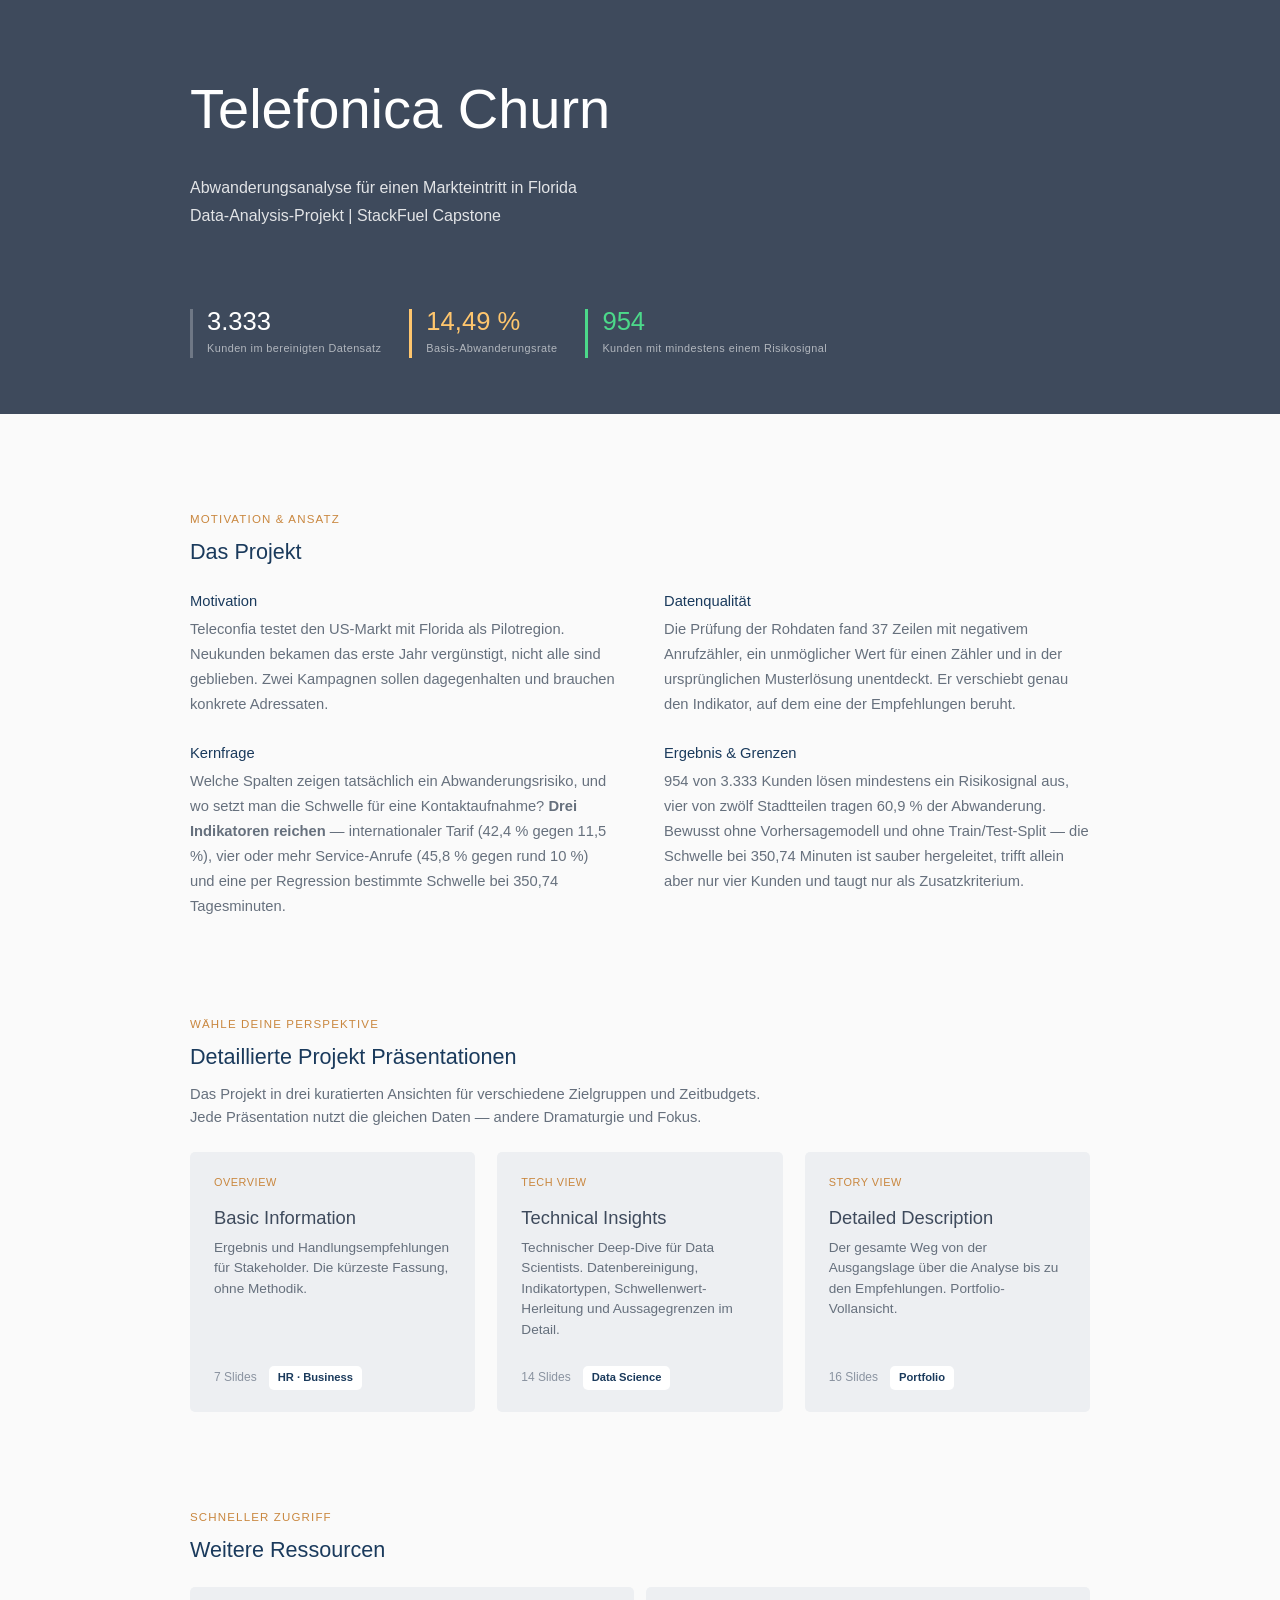
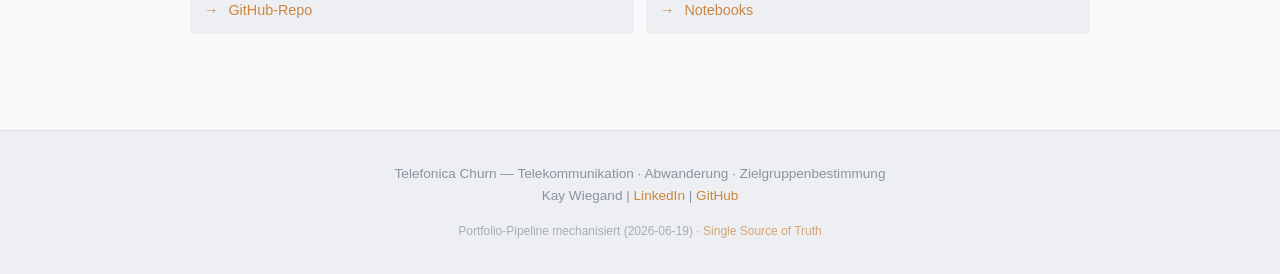
<file: public/index.html>
<!DOCTYPE html>
<!--
  ⚙️  GENERIERT von scripts/generate_index_from_portfolio.py aus public/md/portfolio.md.
  NICHT public/index.html direkt editieren — wird beim nächsten Lauf überschrieben.
  Layout + kuratierte Hub-Copy hier im Template ändern.
  Dynamische Werte ({{...}}) kommen aus portfolio.md (Name, Zeitraum, URLs).

  Farb-/Typo-Tokens kommen per <link> aus css/slides.css (selbe Datei wie die Slides,
  wird von generate_html_from_json.py bereits nach public/css/ kopiert) — ein Theme-
  Wechsel (--card/--card-border in slides.css) zieht damit Hub und Slides gleichzeitig.
-->
<html lang="de">
<head>
  <meta charset="UTF-8">
  <meta name="viewport" content="width=device-width, initial-scale=1.0">
  <title>Telefonica Churn — Portfolio</title>
  <link rel="stylesheet" href="css/slides.css">
  <style>
    * { margin: 0; padding: 0; box-sizing: border-box; }
    html { scroll-behavior: smooth; }
    body {
      font-family: var(--font-ui);
      color: var(--ink); line-height: 1.6; background: #FAFAFA;
    }

    /* ─── Header ─────────────────────────────── */
    header {
      background: var(--ink);
      color: white; padding: 4rem 2rem 3.5rem;
    }
    .header-inner { max-width: 900px; margin: 0 auto; }
    header h1 { font-size: 3.5rem; font-weight: 100; margin-bottom: 1.35rem; }
    header .tagline  { font-size: 1rem; opacity: 0.85; margin-bottom: 0.15rem; }
    header .subtitle { font-size: 1rem; opacity: 0.85; margin-bottom: 0; }

    /* KPI-Reihe wie E1 im Slide-System: Border-Left-Akzent, kein Kasten */
    .kpi-row { display: flex; gap: 28px; flex-wrap: wrap; margin-top: 5rem; }
    .kpi { border-left: 3px solid rgba(255,255,255,0.25); padding-left: 14px; text-align: left; }
    .kpi .v { font-size: 1.6rem; font-weight: 500; color: #fff; line-height: 1; }
    .kpi .l { font-size: 0.68rem; color: rgba(255,255,255,0.6); letter-spacing: 0.04em; margin-top: 6px; }
    .kpi.positive { border-left-color: var(--color-kpi-positive); }
    .kpi.positive .v { color: var(--color-kpi-positive); }
    .kpi.negative { border-left-color: var(--color-kpi-negative); }
    .kpi.negative .v { color: var(--color-kpi-negative); }
    .kpi.warning { border-left-color: var(--color-kpi-warning); }
    .kpi.warning .v { color: var(--color-kpi-warning); }

    /* ─── Main rhythm ────────────────────────────
       First block ↔ header  ==  block ↔ block  ==  last block ↔ footer  ==  4rem */
    /* content-box: die Spalte bleibt 900px breit wie .header-inner,
       die 2rem Seitenrand kommen aussen drauf statt sie abzuziehen */
    main { max-width: 900px; margin: 0 auto; padding: 6rem 2rem 0; box-sizing: content-box; }
    section { margin-bottom: 6rem; }

    .section-label {
      font-size: 0.72rem; font-weight: 500; letter-spacing: 0.1em; text-transform: uppercase;
      color: var(--accent); margin-bottom: 0.6em;
    }
    h2 { font-size: 1.35rem; font-weight: 500; color: var(--navy); margin-bottom: 0.5rem; }
    .section-intro { font-size: 0.92rem; color: var(--ink-body); margin-bottom: 0.5rem; line-height: 1.6; }

    /* "Das Projekt" — zwei Spalten-Blöcke (Aufteilung kommt aus Python, linke Spalte
       immer >= rechte), jede Spalte stapelt ihre Items nach eigener Höhe statt
       CSS-Grid/Column-Balancing zu überlassen. */
    .about-grid {
      display: flex; gap: 3rem;
      margin-top: 1.2rem;
    }
    .about-col { flex: 1; min-width: 0; }
    @media (max-width: 760px) {
      .about-grid { flex-direction: column; gap: 0; }
    }
    .about-item {
      font-size: 0.92rem; color: var(--ink-body); line-height: 1.7;
      margin-bottom: 1.5rem;
    }
    .about-item:last-child { margin-bottom: 0; }
    /* Nur die Zwischenüberschrift (erstes Kind) wird block — inline <strong> im
       Fließtext (z.B. "Ja" als Betonung) bleibt normaler Fließtext. */
    .about-item > strong:first-child { display: block; color: var(--navy); font-weight: 500; margin-bottom: 0.2em; }

    /* ─── View Cards Grid (3 columns) — wie E2/E3 Karten: gefüllte Fläche, kein Rahmen ── */
    .view-grid {
      display: grid;
      grid-template-columns: 1fr 1fr 1fr;
      gap: 22px;
      margin-top: 1.4rem;
    }
    @media (max-width: 760px) {
      .view-grid { grid-template-columns: 1fr; }
    }

    .view-card {
      background: var(--card);
      padding: 22px 24px;
      border-radius: var(--radius-card);
      text-decoration: none; color: inherit;
      transition: background 0.15s, transform 0.15s;
      display: flex; flex-direction: column;
    }
    .view-card:hover { background: var(--card-border); transform: translateY(-2px); }

    .view-label {
      font-size: 0.68rem; font-weight: 500; letter-spacing: 0.05em; text-transform: uppercase;
      margin-bottom: 1em; color: var(--accent);
    }

    .view-card h3 { font-size: 1.15rem; font-weight: 500; color: var(--ink); margin-bottom: 6px; }
    .view-card .view-desc { font-size: 0.85rem; color: var(--ink-body); margin-bottom: 14px; line-height: 1.5; flex-grow: 1; }
    .view-meta { display: flex; gap: 12px; align-items: center; margin-top: 12px; flex-wrap: wrap; }
    .view-count { font-size: 0.75rem; color: var(--ink-soft); font-weight: 500; }
    .view-badge {
      font-size: 0.7rem; font-weight: 600; padding: 3px 9px; border-radius: var(--radius-box);
      background: #fff; color: var(--navy);
    }

    /* ─── Quick Links ─────────────────────────── */
    .links-section {
      padding: 0; margin-top: 1.2rem;
    }
    .links-grid {
      display: grid;
      grid-template-columns: repeat(auto-fit, minmax(180px, 1fr));
      gap: 12px;
    }
    .quick-link {
      display: flex; align-items: center; gap: 10px;
      padding: 12px 14px; border-radius: var(--radius-card);
      text-decoration: none; color: var(--accent);
      background: var(--bg-box-default);
      transition: background 0.15s, color 0.15s;
      font-size: 0.9rem; font-weight: 500;
    }
    .quick-link:hover { background: var(--card-border); color: var(--navy); }
    .quick-link::before { content: "→"; font-weight: 700; }

    /* ─── Footer ─────────────────────────── */
    footer {
      background: var(--bg-box-default); border-top: 1px solid var(--card-border);
      padding: 2rem; text-align: center; color: var(--ink-soft); font-size: 0.85rem;
      margin-top: 4rem;
    }
    footer a { color: var(--accent); text-decoration: none; }
    footer a:hover { text-decoration: underline; }
  </style>
</head>
<body>

<header>
  <div class="header-inner">
    <h1>Telefonica Churn</h1>
    <p class="tagline">Abwanderungsanalyse für einen Markteintritt in Florida</p>
    <p class="subtitle">Data-Analysis-Projekt | StackFuel Capstone</p>
    <div class="kpi-row">
      <div class="kpi">
        <div class="v">3.333</div>
        <div class="l">Kunden im bereinigten Datensatz</div>
      </div>
      <div class="kpi warning">
        <div class="v">14,49 %</div>
        <div class="l">Basis-Abwanderungsrate</div>
      </div>
      <div class="kpi positive">
        <div class="v">954</div>
        <div class="l">Kunden mit mindestens einem Risikosignal</div>
      </div>
    </div>
  </div>
</header>

<main>

  <!-- ─── Project Context ─────────────────────── -->
  <section>
    <div class="section-label">Motivation & Ansatz</div>
    <h2>Das Projekt</h2>
    <div class="about-grid">
      <div class="about-col">
        <div class="about-item"><strong>Motivation</strong>Teleconfia testet den US-Markt mit Florida als Pilotregion. Neukunden bekamen das erste Jahr vergünstigt, nicht alle sind geblieben. Zwei Kampagnen sollen dagegenhalten und brauchen konkrete Adressaten.</div>
        <div class="about-item"><strong>Kernfrage</strong>Welche Spalten zeigen tatsächlich ein Abwanderungsrisiko, und wo setzt man die Schwelle für eine Kontaktaufnahme? <strong>Drei Indikatoren reichen</strong> — internationaler Tarif (42,4 % gegen 11,5 %), vier oder mehr Service-Anrufe (45,8 % gegen rund 10 %) und eine per Regression bestimmte Schwelle bei 350,74 Tagesminuten.</div>
      </div>
      <div class="about-col">
        <div class="about-item"><strong>Datenqualität</strong>Die Prüfung der Rohdaten fand 37 Zeilen mit negativem Anrufzähler, ein unmöglicher Wert für einen Zähler und in der ursprünglichen Musterlösung unentdeckt. Er verschiebt genau den Indikator, auf dem eine der Empfehlungen beruht.</div>
        <div class="about-item"><strong>Ergebnis & Grenzen</strong>954 von 3.333 Kunden lösen mindestens ein Risikosignal aus, vier von zwölf Stadtteilen tragen 60,9 % der Abwanderung. Bewusst ohne Vorhersagemodell und ohne Train/Test-Split — die Schwelle bei 350,74 Minuten ist sauber hergeleitet, trifft allein aber nur vier Kunden und taugt nur als Zusatzkriterium.</div>
      </div>
    </div>
  </section>

  <!-- ─── Drei Portfolio-Views ─────────────────────── -->
  <section>
    <div class="section-label">Wähle deine Perspektive</div>
    <h2>Detaillierte Projekt Präsentationen</h2>
    <p class="section-intro">
      Das Projekt in drei kuratierten Ansichten für verschiedene Zielgruppen und Zeitbudgets.<br>
      Jede Präsentation nutzt die gleichen Daten — andere Dramaturgie und Fokus.
    </p>

    <div class="view-grid">
      <a href="overview.html" class="view-card overview">
        <div class="view-label">Overview</div>
        <h3>Basic Information</h3>
        <p class="view-desc">Ergebnis und Handlungsempfehlungen für Stakeholder. Die kürzeste Fassung, ohne Methodik.</p>
        <div class="view-meta">
          <span class="view-count">7 Slides</span>
          <span class="view-badge blue">HR · Business</span>
        </div>
      </a>
      <a href="techview.html" class="view-card techview">
        <div class="view-label">Tech View</div>
        <h3>Technical Insights</h3>
        <p class="view-desc">Technischer Deep-Dive für Data Scientists. Datenbereinigung, Indikatortypen, Schwellenwert-Herleitung und Aussagegrenzen im Detail.</p>
        <div class="view-meta">
          <span class="view-count">14 Slides</span>
          <span class="view-badge dark">Data Science</span>
        </div>
      </a>
      <a href="storyview.html" class="view-card storyview">
        <div class="view-label">Story View</div>
        <h3>Detailed Description</h3>
        <p class="view-desc">Der gesamte Weg von der Ausgangslage über die Analyse bis zu den Empfehlungen. Portfolio-Vollansicht.</p>
        <div class="view-meta">
          <span class="view-count">16 Slides</span>
          <span class="view-badge purple">Portfolio</span>
        </div>
      </a>
    </div>
  </section>

  <!-- ─── Quick Links ─────────────────────── -->
  <section>
    <div class="section-label">Schneller Zugriff</div>
    <h2>Weitere Ressourcen</h2>

    <div class="links-section">
      <div class="links-grid">
        <a href="https://github.com/kaywiegand/telefonica-churn" class="quick-link" target="_blank">GitHub-Repo</a>
        <a href="https://github.com/kaywiegand/telefonica-churn/tree/main/notebooks" class="quick-link" target="_blank">Notebooks</a>
      </div>
    </div>
  </section>

</main>

<footer>
  <p>
    Telefonica Churn — Telekommunikation · Abwanderung · Zielgruppenbestimmung<br>
    Kay Wiegand |
    <a href="https://www.linkedin.com/in/kaywiegand/" target="_blank">LinkedIn</a> |
    <a href="https://github.com/kaywiegand" target="_blank">GitHub</a>
  </p>
  <p style="margin-top: 1rem; font-size: 0.75rem; opacity: 0.7;">
    Portfolio-Pipeline mechanisiert (2026-06-19) ·
    <a href="md/portfolio.md">Single Source of Truth</a>
  </p>
</footer>

</body>
</html>
</file>
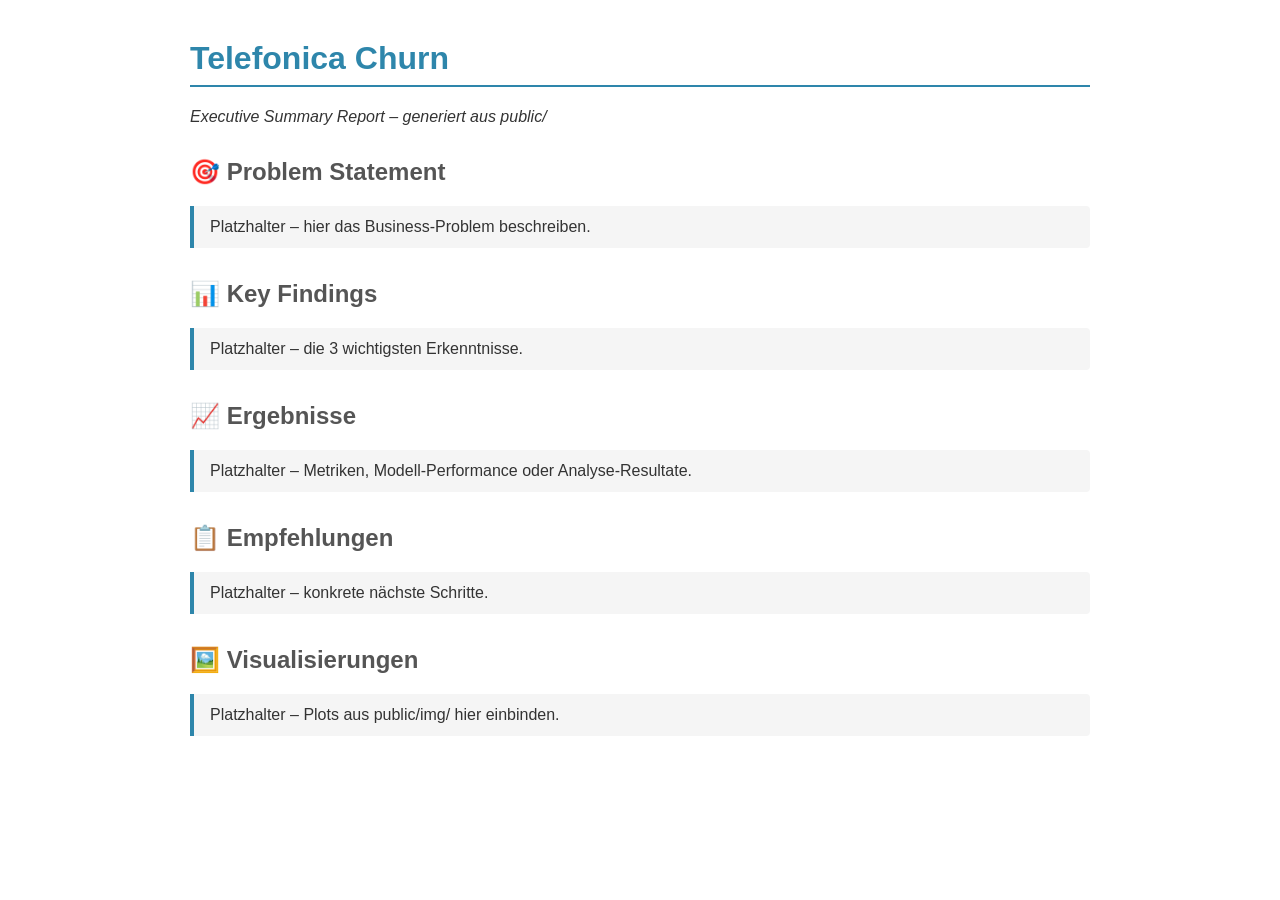
<file: public/archive/v1/index.html>
<!DOCTYPE html>
<html lang="de">
<head>
    <meta charset="UTF-8">
    <meta name="viewport" content="width=device-width, initial-scale=1.0">
    <title>Telefonica Churn – Executive Summary</title>
    <style>
        body { font-family: -apple-system, sans-serif; max-width: 900px;
               margin: 40px auto; padding: 0 20px; color: #333; }
        h1   { color: #2E86AB; border-bottom: 2px solid #2E86AB; padding-bottom: 8px; }
        h2   { color: #555; margin-top: 32px; }
        .placeholder { background: #f5f5f5; border-left: 4px solid #2E86AB;
                        padding: 12px 16px; margin: 16px 0; border-radius: 0 4px 4px 0; }
    </style>
</head>
<body>
    <h1>Telefonica Churn</h1>
    <p><em>Executive Summary Report – generiert aus public/</em></p>

    <h2>🎯 Problem Statement</h2>
    <div class="placeholder">Platzhalter – hier das Business-Problem beschreiben.</div>

    <h2>📊 Key Findings</h2>
    <div class="placeholder">Platzhalter – die 3 wichtigsten Erkenntnisse.</div>

    <h2>📈 Ergebnisse</h2>
    <div class="placeholder">Platzhalter – Metriken, Modell-Performance oder Analyse-Resultate.</div>

    <h2>📋 Empfehlungen</h2>
    <div class="placeholder">Platzhalter – konkrete nächste Schritte.</div>

    <h2>🖼️ Visualisierungen</h2>
    <div class="placeholder">Platzhalter – Plots aus public/img/ hier einbinden.</div>
</body>
</html>
</file>
<file: public/css/slides.css>
/* ============================================================
   Slide-System v2 — 12-Spalten-Raster, L1–L7 Layouts, E1–E17 Elemente
   Single source of truth for all Reveal.js presentations.
   Used by: overview.html · storyview.html · techview.html

   TO CHANGE THEME: edit only the :root variables below.
   All colors, fonts, and spacing cascade from there.
   Design-Spec: docs/styleguide-v2-source.html (Referenz, adoptiert aus css-style-guides/b/)
   ============================================================ */

/* ── Theme Variables (swap here to change theme) ────────── */
:root {
  /* Core palette */
  --navy:               #1a3a5c;   /* dark blue — headings, nav, dark surfaces */
  --accent:             #C9873F;   /* warm gold — one accent active per slide */
  --ink:                #3E4A5C;   /* strong text, card headings */
  --ink-body:           #66707D;   /* running body text */
  --ink-soft:           #8A93A0;   /* captions, muted labels */
  --positive:           #4C9C7B;   /* good news, success */
  --warning:            #d98a3d;   /* caution, amber states */
  --negative:           #c0392b;   /* problems, bad metrics */

  /* Title slide (on dark gradient background) */
  --color-title-text:   #ffffff;
  --color-title-sub:    rgba(255,255,255,0.78);
  --color-title-meta:   rgba(255,255,255,0.32);
  --color-kpi-positive: #4cd98a;   /* bright green on dark bg */
  --color-kpi-negative: #ff7a7a;   /* bright red on dark bg */
  --color-kpi-warning:  #ffc66d;   /* bright amber on dark bg */

  /* Card surfaces — Standard-Theme ist Blau-Grau (Kay-Entscheidung 2026-07-13).
     Swap diese zwei Variablen um zu retheme, Alternativen: Beige (#F3F1EC/#E4E0D6),
     Grün — siehe Styleguide §5. */
  --card:               #EDEFF2;
  --card-border:        #DCE2E8;

  /* Sentiment-tinted surfaces (boxes, facts) — default folgt --card, damit die zwei
     Swap-Variablen wirklich die ganze Palette bestimmen (Styleguide v2 §5) */
  --bg-box-default:     var(--card);
  --bg-box-positive:    #eef6f0;
  --bg-box-negative:    #fbeeec;
  --bg-box-warning:     #faf0e3;
  --bg-table-alt:       #F5F7F9;
  --bg-table-hl:        #eef6f0;

  /* Typography */
  --font-base-size:     17px;  /* exakt wie STYLEGUIDE.html .slide (Design-Spec, docs/styleguide-v2-source.html Z.42) */
  --font-ui:            -apple-system, BlinkMacSystemFont, "Segoe UI", sans-serif;

  /* Spacing — global corner radius (all rounded elements) */
  --radius-card:        5px;
  --radius-box:         5px;

  /* Raster (Styleguide v2 §2): Canvas 1024×720, Rand 56/56/40, feste Kopfzone 170px */
  --frame-side:         56px;
  --frame-bottom:       40px;
  --head-zone:          150px;
}

/* ── Base ─────────────────────────────────── */
/* font-family explizit setzen — sonst erbt .reveal Reveal.js' Theme-Font
   (theme/white.css: "Source Sans Pro", Helvetica, sans-serif). Diese Fonts
   laden kein echtes Weight-100-Schnitt, wodurch font-weight:100 (Title-Slide
   h2, siehe unten) CSS-seitig gesetzt aber optisch wirkungslos war — der
   Browser rundet auf die nächste tatsächlich geladene Schriftschnittstärke.
   --font-ui (System-Font-Stack, wie index-template.html) hat echte Thin-Schnitte. */
.reveal { font-size: var(--font-base-size); font-family: var(--font-ui); }
.reveal h1, .reveal h2, .reveal h3, .reveal h4 { text-transform: none; }
/* kein h1 mehr im Generator — Title-Slide nutzt jetzt render_head() wie jede andere Slide */
/* Kay 2026-07-14: h2 ist der technische Slide-Titel (Reihenfolge/Wegweiser), nicht die
   Kernbotschaft — deshalb klein. .lead/.statement tragen die eigentliche Botschaft und sind
   bewusst grösser (siehe dort). .title-slide/.closing h2 sind eigene, spezifischere Regeln
   weiter unten und bleiben von dieser Basisregel unberührt. */
.reveal h2 { font-size: 1.5em; color: var(--navy); margin: 0 0 0.4em; text-align: left; line-height: 1.3; font-weight: 300; font-family: var(--font-ui); }
.reveal .subline { font-size: 0.86em; color: var(--ink-body); font-weight: 200; letter-spacing: normal; margin-top: 0; margin-bottom: 0; max-width: 68ch; text-align: left; display: block; line-height: 1.5; }
.slide-kicker { font-size: 0.68em; font-weight: 100; letter-spacing: 0.1em; text-transform: uppercase; color: var(--accent); margin-bottom: 0.6em; display: block; text-align: left; }
.slide-subtitle { font-size: 0.84em; color: var(--ink-body); margin-top: -0.8em; margin-bottom: 1.4em; line-height: 1.5; }
.reveal p, .reveal li { color: var(--ink-body); line-height: 1.5; text-align: left; }
.reveal ul { margin: 0; padding-left: 1.1em; }
.reveal li { margin-bottom: 5px; font-size: 0.86em; }
.reveal strong { color: var(--ink); }
.reveal em { color: var(--accent); font-style: normal; font-weight: 600; }
.reveal .slide-number { display: none !important; }
.reveal img { max-width: 100%; border-radius: var(--radius-card); }

/* Content slides: fixed 56/56/40 frame around the content, so every slide sits
   in the same canvas position regardless of what's inside (Styleguide v2 §2). */
.reveal .slides > section { text-align: left; padding: var(--frame-side) var(--frame-side) var(--frame-bottom); box-sizing: border-box; height: 100%; }
/* display:flex nur auf der aktiven Slide setzen — sonst überschreibt es Reveal.js'
   eigenes display:none für inaktive Slides und alle Slides werden gleichzeitig sichtbar.
   !important nötig, weil Reveal.js beim Wechsel display:block INLINE auf die aktive
   Slide setzt (per JS) — das schlägt jede normale Stylesheet-Regel, exakt das gleiche
   Problem, das .title-slide/.closing weiter unten schon mit !important lösen. */
.reveal .slides > section.present { display: flex !important; flex-direction: column; }
.reveal .slides > section.title-slide,
.reveal .slides > section.closing { text-align: center; }
/* Head zone: kicker + h2 + subline stack naturally at the top of .slide-head, which
   reserves the fixed 170px zone — subline always sits directly under the title,
   regardless of title length (was previously min-height on h2 alone, which pushed
   subline down towards the content zone instead of anchoring it to the title).
   flex:0 0 var(--head-zone) statt min-height — exakt wie STYLEGUIDE.html .head
   (flex:0 0 170px): eine STARRE Höhe, die nie wächst. min-height hätte die Zone bei
   zweizeiligen Titeln wachsen lassen, wodurch die Content-Zone pro Slide
   unterschiedlich hoch startete (Kay-Feedback: "springt immer noch"). Konsequenz:
   Titel/Subline müssen in 170px passen (Typografie ist dafür ausgelegt, siehe
   Styleguide-Spec "hält auch zweizeilig in der 170px-Kopfzone") — kein Überlauf-Fallback. */
.slide-head { flex: 0 0 var(--head-zone); overflow: hidden; }
/* Elemente schrumpfen auf ihren Inhalt und zentrieren sich als Gruppe vertikal in der
   Inhaltszone (Styleguide v2 Prinzip 3) — einzige Ausnahme ist E1 KPI-Reihe (volle Höhe).
   Trennlinie sitzt hier (nicht an .subline), damit sie an derselben Stelle steht, egal
   ob eine Subline vorhanden ist oder nicht. */
.content-zone { flex: 1; display: flex; flex-direction: column; justify-content: center; min-height: 0; border-top: 1px solid #f5f5f5; }

/* Tables: no cell borders, rounded header row (border-collapse: separate) */
.reveal table { width: 100%; border-collapse: separate; border-spacing: 0; font-size: 0.82em; margin: 0.4em 0; }
.reveal table th { background: var(--navy); color: #fff; padding: 7px 10px; text-align: left; font-weight: 600; }
.reveal table thead th:first-child { border-top-left-radius: var(--radius-card); }
.reveal table thead th:last-child  { border-top-right-radius: var(--radius-card); }
.reveal table td { padding: 7px 10px; vertical-align: top; }
.reveal table tr:nth-child(even) td { background: var(--bg-table-alt); }
tr.hl td { background: var(--bg-table-hl) !important; font-weight: 600; }
.caption { font-size: 0.63em; color: var(--ink-soft); margin-top: 4px; text-align: center; font-style: italic; }

/* ── Nav bar ──────────────────────────────────── */
#nav {
  position: fixed; top: 0; left: 0; right: 0; height: 34px;
  background: var(--navy); display: none;
  z-index: 9999; padding: 0 14px; gap: 0;
}
#nav .chs { display: flex; flex: 1; gap: 2px; }
#nav .ch { flex: 1; text-align: center; font-size: 10px; font-family: var(--font-ui); font-weight: 600; color: rgba(255,255,255,0.4); padding: 5px 3px; cursor: pointer; border-radius: 3px; transition: all 0.18s; line-height: 1.3; overflow: hidden; text-overflow: ellipsis; white-space: nowrap; }
#nav .ch .n { display: block; font-size: 7px; letter-spacing: 0.1em; text-transform: uppercase; opacity: 0.55; margin-bottom: 1px; }
#nav .ch:hover { color: rgba(255,255,255,0.78); background: rgba(255,255,255,0.08); }
#nav .ch.active { color: #fff; background: rgba(201,135,63,0.5); }
#nav .ch.done { color: rgba(255,255,255,0.52); }
.reveal .controls { display: none !important; }
.reveal .progress { display: none !important; }

/* ── Slide ticks ──────────────────────────────── */
#slideticks {
  position: fixed;
  bottom: 12px;
  left: 0; right: 0;
  height: 60px;
  display: flex;
  align-items: flex-end;
  justify-content: space-between;
  padding: 0 130px;
  z-index: 9998;
  pointer-events: none;
}
.stk-wrap {
  position: relative;
  display: flex;
  flex-direction: column;
  align-items: center;
  gap: 3px;
  flex-shrink: 0;
  width: 22px;
  cursor: pointer;
  pointer-events: auto;
}
/* Large invisible click target around each tick (does not shift layout) */
.stk-wrap::before {
  content: "";
  position: absolute;
  left: 50%; transform: translateX(-50%);
  width: 36px; top: -16px; bottom: -6px;
}
/* Chapter label above the tick line — transparent by default */
.stk-ch-label {
  display: block;
  height: 11px;
  line-height: 11px;
  font-size: 8px;
  font-family: var(--font-ui);
  color: transparent;
  white-space: nowrap;
  max-width: 86px;
  overflow: hidden;
  text-overflow: ellipsis;
  text-align: left;
  letter-spacing: 0.02em;
  transition: color 0.18s, font-weight 0.18s;
  align-self: flex-start;
  margin-left: 50%;   /* label starts at tick center */
}
.stk {
  width: 1px;
  height: 11px;  /* regular = half of chapter tick */
  background: rgba(26, 58, 92, 0.2);
  border-radius: 1px;
  transition: background 0.18s, width 0.12s, height 0.12s;
}
.stk-num {
  font-size: 10px;
  line-height: 1;
  color: rgba(26, 58, 92, 0.3);
  font-family: var(--font-ui);
  font-variant-numeric: tabular-nums;
  transition: color 0.18s;
}
.stk-wrap.stk-past .stk     { background: rgba(26, 58, 92, 0.5); }
.stk-wrap.stk-past .stk-num { color: rgba(26, 58, 92, 0.5); }
.stk-wrap.stk-current .stk     { background: var(--navy); width: 2px; height: 28px; }
.stk-wrap.stk-current .stk-num { color: var(--navy); font-weight: 700; }
/* Chapter start ticks: taller + visible label */
.stk-wrap.stk-chapter .stk-ch-label       { color: rgba(26, 58, 92, 0.32); }
.stk-wrap.stk-chapter .stk                { height: 26px; }
.stk-wrap.stk-chapter.stk-current .stk-ch-label { color: var(--navy); font-weight: 700; }
/* Light hover on marker + number */
.stk-wrap:hover .stk     { background: rgba(26, 58, 92, 0.6); }
.stk-wrap:hover .stk-num { color: rgba(26, 58, 92, 0.7); }

/* ── Prev / next arrows (flank the tick bar) ───── */
.nav-arrow {
  position: fixed;
  bottom: 12px;
  height: 60px;
  width: 60px;
  display: flex;
  align-items: center;
  justify-content: center;
  z-index: 9999;
  cursor: pointer;
  pointer-events: auto;
  font-size: 40px;
  font-weight: 700;
  line-height: 1;
  color: rgba(26, 58, 92, 0.55);
  user-select: none;
  padding: 0;
  transition: color 0.18s;
}
.nav-arrow:hover { color: var(--navy); }
#nav-prev { left: 16px; }
#nav-next { right: 16px; }
.nav-arrow.nav-hidden { display: none; }

/* ── Left nav — Xusni-style (Variant B) ─────────── */
#leftnav {
  position: fixed;
  left: 14px;
  top: 50%;
  transform: translateY(-50%);
  z-index: 9998;
  display: flex;
  flex-direction: column;
  padding: 16px 0;
  border-left: 1px solid rgba(26, 58, 92, 0.1);
}
.ln-item {
  display: flex;
  align-items: center;
  gap: 6px;
  height: 9px;
  cursor: pointer;
  padding-left: 4px;
}
.ln-item.ln-chapter          { height: 20px; margin-top: 8px; }
.ln-item.ln-chapter:first-child { margin-top: 0; }
.ln-tick {
  width: 5px;
  height: 1px;
  background: rgba(26, 58, 92, 0.18);
  flex-shrink: 0;
  transition: width 0.18s, height 0.18s, background 0.18s;
}
.ln-item.ln-chapter  .ln-tick { width: 9px; background: rgba(26, 58, 92, 0.28); }
.ln-item.ln-past     .ln-tick { background: rgba(26, 58, 92, 0.42); }
.ln-item.ln-current  .ln-tick { width: 16px; height: 2px; background: var(--accent); }
.ln-item:hover       .ln-tick { background: var(--accent); }
.ln-label {
  font-size: 7px;
  color: rgba(26, 58, 92, 0.3);
  font-family: var(--font-ui);
  white-space: nowrap;
  letter-spacing: 0.08em;
  text-transform: uppercase;
  max-width: 110px;
  overflow: hidden;
  text-overflow: ellipsis;
  transition: color 0.18s, font-weight 0.18s;
}
.ln-item.ln-current .ln-label { color: var(--accent); font-weight: 700; letter-spacing: 0.04em; }
.ln-item:hover      .ln-label { color: var(--accent); }

/* ── Nav variant toggle ──────────────────────────── */
body:not(.nav-left) #leftnav                { display: none !important; }
body.nav-left       #slideticks             { display: none !important; }
body.nav-left       #progress-track        { display: none !important; }

/* ── Custom progress bar ──────────────────────── */
#progress-track {
  position: fixed;
  bottom: 0;
  left: 130px; right: 130px;
  height: 10px;
  background: rgba(26, 58, 92, 0.1);
  z-index: 9997;
}
#progress-fill {
  height: 100%;
  background: var(--navy);
  width: 0%;
  transition: width 0.25s ease;
}

/* ── Nav inverted (on dark title / closing slides) ── */
body.nav-invert .stk                              { background: rgba(255,255,255,0.4); }
body.nav-invert .stk-num                          { color: rgba(255,255,255,0.55); }
body.nav-invert .stk-wrap.stk-past .stk           { background: rgba(255,255,255,0.6); }
body.nav-invert .stk-wrap.stk-past .stk-num       { color: rgba(255,255,255,0.6); }
body.nav-invert .stk-wrap.stk-current .stk        { background: #fff; }
body.nav-invert .stk-wrap.stk-current .stk-num    { color: #fff; }
body.nav-invert .stk-wrap.stk-chapter .stk-ch-label              { color: rgba(255,255,255,0.55); }
body.nav-invert .stk-wrap.stk-chapter.stk-current .stk-ch-label  { color: #fff; }
body.nav-invert .stk-wrap:hover .stk              { background: #fff; }
body.nav-invert .stk-wrap:hover .stk-num          { color: #fff; }
body.nav-invert .nav-arrow                        { color: rgba(255,255,255,0.55); }
body.nav-invert .nav-arrow:hover                  { color: #fff; }
body.nav-invert #progress-track                   { background: rgba(255,255,255,0.2); }
body.nav-invert #progress-fill                    { background: #fff; }

/* ── Title slide — gleiche Kopfzone/Content-Zone-Struktur wie jede andere Slide,
   nur Farben invertiert (dunkler Hintergrund, helle Schrift). Kein Sonderlayout mehr. */
.title-slide { display: flex !important; flex-direction: column; text-align: center; }
/* Gleiche Größen wie header h1/.tagline in index-template.html (3.5rem/1rem bei 16px
   Basis) — umgerechnet auf die 17px-Slide-Basis: 56px/17=3.29em, 16px/17=0.94em. */
.title-slide h2 { font-size: 3.29em; font-weight: 100; color: #fff; letter-spacing: -0.01em; }
.title-slide .subline { font-size: 0.94em; color: rgba(255,255,255,0.78); }
.title-slide .content-zone,
.closing .content-zone { border-top-color: rgba(255,255,255,0.15); }
/* KPI-Reihe wie E1 im Slide-System: Border-Left-Akzent statt Box-Pille */
.title-slide .kpi-row { display: flex; gap: 28px; justify-content: center; }
.title-slide .kpi { border-left: 3px solid rgba(255,255,255,0.25); padding-left: 14px; text-align: left; }
.title-slide .kpi .v { font-size: 1.8em; font-weight: 500; color: var(--color-title-text); line-height: 1; }
.title-slide .kpi .l { font-size: 0.62em; color: rgba(255,255,255,0.6); margin-top: 6px; line-height: 1.4; }
.title-slide .kpi.red   { border-left-color: var(--color-kpi-negative); }
.title-slide .kpi.amber { border-left-color: var(--color-kpi-warning); }
.title-slide .kpi.green { border-left-color: var(--color-kpi-positive); }
/* Start-CTA: nutzt .closing-links als Wrapper (gleiche Skalierung), nur der margin-top ist eigen */
.title-cta { margin-top: 2.4em; }
/* View-Teaser: automatisch aus hub.view_cards[view], sitzt zwischen KPI-Reihe und
   Start-CTA — derselbe Text, den die Hub-Karte für diese View zeigt. */
.view-teaser { margin-top: 2em; text-align: center; }
.view-teaser-heading { font-size: 0.85em; font-weight: 500; color: var(--accent); text-transform: uppercase; letter-spacing: 0.05em; margin-bottom: 0.5em; }
.title-slide .view-teaser-desc { font-size: 0.88em; color: rgba(255,255,255,0.75); max-width: 52ch; margin: 0 auto; line-height: 1.5; }
.title-cta .c-link { cursor: pointer; }
.title-slide .kpi.red   .v { color: var(--color-kpi-negative); }
.title-slide .kpi.amber .v { color: var(--color-kpi-warning); }
.title-slide .kpi.green .v { color: var(--color-kpi-positive); }
.title-slide .meta { color: var(--color-title-meta); font-size: 0.68em; margin-top: 2em; }

/* ── Title-Slide L6-Experiment (Versuch, aktuell nur zh-tram-data/storyview) ──
   Bewusst eigenes Markup statt render_head()/.slide-head — das L6-Layout spannt
   die GANZE Slide-Höhe als Zeile auf, nicht Kopfzone+Content-Zone übereinander,
   die starre 150px-Kopfzonen-Regel passt hier nicht (gleiche Ausnahme-Logik wie
   bei .chart-cols, siehe dort). */
/* L6-Experiment v2: Titel/Subline sitzen jetzt in der normalen Kopfzone
   (render_head(), Standard-.slide-head) — .title-split ist nur noch der
   Wrapper für die zweispaltige Content-Zone (Teaser+Start links, KPI-Row rechts). */
.title-split-cols { display: flex; align-items: center; gap: 48px; height: 100%; text-align: left; }
.title-split-left { flex: 0 0 33.33%; display: flex; flex-direction: column; justify-content: center; }
.title-split-left .view-teaser { text-align: left; margin-top: 0; }
.title-split-left .view-teaser-desc { margin: 0; max-width: none; }
.title-split-left .closing-links { justify-content: flex-start; }
.title-split-right { flex: 1; display: flex; align-items: center; justify-content: center; }
/* Bei 4 KPIs mit längeren Labels reicht die Breite der rechten Spalte nicht immer für
   eine Reihe — nowrap (Standard bei .kpi-row) hätte den Wert selbst mitten im Text
   umgebrochen. Wrap erlauben, dann geht's als 2×2 auf statt Text zu quetschen. */
/* Grid statt Flex-Wrap: flex-wrap bricht "greedy" um (so viele wie in eine
   Zeile passen, z.B. 3+1) — Grid mit auto-fit erzwingt ein sauberes 2×2,
   sobald 4 KPIs nicht mehr in eine Reihe passen (Kay: "2 Reihen 2 Spalten"). */
.title-split-right .kpi-row {
  display: grid;
  grid-template-columns: repeat(auto-fit, minmax(190px, max-content));
  justify-content: center;
  gap: 1.6em 28px;
  /* Als Flex-Kind hat der Grid-Container sonst keine echte Breite, gegen die
     auto-fit rechnen kann — kollabiert dann auf 1 Spalte statt 2. */
  width: 100%;
}

/* ── Layout ───────────────────────────────────── */
.cols { display: flex; gap: 26px; align-items: flex-start; }
.cols > div { flex: 1; }
.w60 { flex: 1.5 !important; } .w40 { flex: 0.67 !important; }
.w55 { flex: 1.2 !important; } .w45 { flex: 0.9 !important; }
.w50 { flex: 1 !important; }

/* ── 12-Spalten-Grid (Styleguide v2 §2/§6) ──────
   Utility für Elemente, die sich über L1–L7 verteilen. Spans per Inline-Style
   (grid-template-columns/gap) aus dem Generator, Grundverhalten hier. ── */
.g12 { display: grid; grid-template-columns: repeat(12, 1fr); align-items: center; }
.g12.top { align-items: flex-start; }

/* ── Boxes ────────────────────────────────────── */
.box { background: var(--bg-box-default); padding: 9px 13px; border-radius: var(--radius-box); margin: 7px 0; font-size: 0.85em; line-height: 1.6; color: var(--ink-body); }
.box.red   { background: var(--bg-box-negative); }
.box.green { background: var(--bg-box-positive); }
.box.amber { background: var(--bg-box-warning); }

/* ── E1 — KPI-Reihe (figures) ───────────────────
   flex+center statt grid(4) — sonst wirkt eine Reihe mit weniger als 4 Werten
   linksbündig statt als zentrierte Gruppe (gleiches Muster wie .title-slide .kpi-row). */
.metric-row { display: flex; justify-content: center; gap: 24px; }
.metric { border-left: 3px solid var(--card-border); padding-left: 18px; text-align: left; display: flex; flex-direction: column; justify-content: center; }
.metric .val { font-size: 2em; font-weight: 600; color: var(--ink); line-height: 1; }
.metric .lbl { font-size: 0.62em; color: var(--ink-soft); margin-top: 8px; line-height: 1.4; }
.metric.good .val { border-left-color: var(--positive); }
.metric.good .val { color: var(--positive); }
.metric.good { border-left-color: var(--positive); }
.metric.warn { border-left-color: var(--warning); }
.metric.warn .val { color: var(--warning); }
.metric.bad  { border-left-color: var(--negative); }
.metric.bad  .val { color: var(--negative); }

/* ── Agenda / Inhalt slide — einfach L6 (4+8, Gap 24px) ──
   Kay-Feedback 2026-07-22: "mach doch einfach L6 Schmal+Breit" statt eigener
   36%/Gap-Tuning-Werte und Wrapper-Konstruktion — Titel-Block links (span 4,
   linksbündig), Aufzählung rechts (span 8, linksbündig). Grid statt Flex, damit
   Gap und Spans exakt wie beim generischen .g12-Grid rechnen (Flex-Basis in %
   plus Gap hätte über 100% hinaus überlaufen). margin: auto 0 zentriert den
   Block vertikal in der Section (kein .content-zone-Wrapper hier, siehe Generator). */
.agenda-cols { display: grid; grid-template-columns: repeat(12, 1fr); gap: 24px; align-items: center; margin: auto 0; }
.agenda-head { grid-column: span 4; }
.agenda-head .subline { margin-bottom: 0; }
/* justify-self: center statt einer eigenen Wrapper-Konstruktion (Kay-Feedback
   2026-07-22, zweite Runde) — reines Grid-Item-Alignment, keine zusätzliche HTML-
   Ebene. .agenda-list schrumpft dadurch auf Inhaltsbreite und zentriert sich als
   EIN Block im 8-Spalten-Bereich; die Items selbst bleiben untereinander linksbündig
   (align-items:stretch default auf dem intern flex-column .agenda-list). */
.agenda-list { grid-column: span 8; justify-self: center; display: flex; flex-direction: column; }
/* L1-Agenda-Variante: Liste horizontal zentrieren statt volle Breite zu füllen
   (vertikale Zentrierung kommt bereits von .content-zone). align-self statt
   margin:auto, weil .agenda-list in .content-zone (flex-column) sitzt. */
.agenda-list-center { flex: 0 0 auto; align-self: center; }
.agenda-list .ag-item { display: flex; align-items: baseline; gap: 14px; padding: 7px 0; }
.agenda-list .ag-num { color: var(--accent); font-weight: 700; font-size: 0.85em; min-width: 1.5em; font-variant-numeric: tabular-nums; }
.agenda-list .ag-label { color: var(--navy); font-weight: 600; font-size: 0.98em; }
.agenda-list .ag-sub { color: var(--ink-body); font-size: 0.8em; line-height: 1.4; margin: 0 0 2px 1.5em; padding-left: 14px; }
.agenda { display: flex; flex-direction: column; gap: 4px; }
.agenda .agenda-item { display: flex; align-items: baseline; gap: 14px; padding: 6px 0; }
.agenda .num { color: var(--accent); font-weight: 700; font-size: 0.85em; min-width: 1.5em; }
.agenda .label { color: var(--navy); font-weight: 600; font-size: 0.98em; }

/* ── Fact + text rows (figures_with_context, scenarios) ── */
.kv-list { display: flex; flex-direction: column; gap: 10px; }
.kv-row { display: flex; gap: 12px; align-items: stretch; }
.kv-fact { flex: 0 0 118px; background: var(--card); border-radius: var(--radius-card); padding: 10px 10px; text-align: left; display: flex; flex-direction: column; align-items: flex-start; justify-content: center; }
.kv-fact .fv { font-size: 1.55em; font-weight: 700; color: var(--ink); line-height: 1; }
.kv-fact .fl { font-size: 0.6em; color: var(--ink-soft); margin-top: 5px; line-height: 1.4; }
.kv-fact.red   .fv { color: var(--negative); }
.kv-fact.green .fv { color: var(--positive); }
.kv-fact.amber .fv { color: var(--warning); }
.kv-text { flex: 1; background: var(--bg-box-default); border-radius: var(--radius-card); padding: 10px 14px; font-size: 0.82em; color: var(--ink-body); line-height: 1.55; display: flex; align-items: center; }
/* Title/Copy gestapelt (E-Szenarien) statt inline mit "—" — eigener Block, damit er nicht vom
   äusseren .kv-text flex-row-Verhalten erfasst wird. */
.kv-text-stack { display: block; }
.kv-title { font-weight: 700; color: var(--ink); }
.kv-copy { color: var(--ink-body); margin-top: 0.2em; }

/* ── Myth-busting (contrasts) ─────────────────── */
.myth-rows { display: flex; flex-direction: column; gap: 24px; margin-top: 0.6em; }
.myth-row-pair { display: flex; gap: 10px; align-items: stretch; }
.myth-assume { background: var(--bg-box-negative); border-radius: var(--radius-box); padding: 12px 14px; color: #6a1414; }
.myth-finding { background: var(--bg-box-positive); border-radius: var(--radius-box); padding: 12px 14px; color: #1a4a2e; }
/* Box-Titel (wie pf-title) + Icon mit Abstand zum Text */
.myth-label { display: block; font-size: 0.68em; font-weight: 700; text-transform: uppercase; letter-spacing: 0.08em; margin-bottom: 7px; }
.myth-assume .myth-label { color: var(--negative); }
.myth-finding .myth-label { color: var(--positive); }
.myth-assume .myth-label::before { content: "✗  "; }
.myth-finding .myth-label::before { content: "✓  "; }
.myth-text { font-size: 0.8em; line-height: 1.5; }
.myth-row-pair .myth-assume { flex: 1; margin: 0; }
.myth-row-pair .myth-arrow { display: flex; align-items: center; color: var(--accent); font-size: 1.3em; flex-shrink: 0; padding: 0 2px; }
.myth-row-pair .myth-finding { flex: 1; margin: 0; }

/* ── Variant badge ────────────────────────────── */
.var-badge { display: inline-block; font-size: 0.65em; font-weight: 700; letter-spacing: 0.1em; text-transform: uppercase; background: var(--accent); color: #fff; border-radius: var(--radius-box); padding: 2px 9px; margin-bottom: 6px; }
.var-badge.v2 { background: var(--navy); }

/* ── E7 — Steps (process steps) ───────────────── */
.steps { display: grid; gap: 20px; margin: 10px 0 0; }
.step { position: relative; padding-top: 2.6em; padding-left: 20px; text-align: left; border-left: 1px solid var(--card-border); }
.step .sn { position: absolute; top: 0; left: 18px; width: 1.8em; height: 1.8em; border-radius: 50%; background: var(--navy); color: #fff; font-size: 0.8em; font-weight: 800; display: flex; align-items: center; justify-content: center; line-height: 1; }
.step .sl { font-size: 0.85em; font-weight: 700; color: var(--ink); margin-bottom: 0.3em; text-transform: none; letter-spacing: normal; display: block; }
.step p { font-size: 0.72em; color: var(--ink-body); margin: 0; line-height: 1.5; text-align: left; }

/* ── E8 — Timeline (vertical, connecting line) ── */
.timeline { position: relative; display: flex; flex-direction: column; gap: 20px; padding-left: 4px; }
.timeline::before { content: ""; position: absolute; left: 28px; top: -50px; bottom: -50px; width: 1px; background: var(--card-border); }
.tl-item { position: relative; display: flex; gap: 18px; align-items: flex-start; z-index: 1; }
.tl-num { width: 44px; height: 44px; border-radius: 11px; background: #fff; border: 2px solid var(--accent); display: flex; align-items: center; justify-content: center; font-weight: 800; font-size: 0.85em; color: var(--accent); flex: none; }
.tl-item h4 { font-size: 0.88em; font-weight: 700; margin: 0 0 0.25em; color: var(--ink); }
.tl-item p { font-size: 0.76em; color: var(--ink-body); margin: 0; line-height: 1.5; }
.tl-item.climax .tl-num { background: var(--positive); border-color: var(--positive); color: #fff; }
.tl-item.climax h4 { color: var(--positive); }
.tl-item.negative .tl-num { background: var(--negative); border-color: var(--negative); color: #fff; }
.tl-item.negative h4 { color: var(--negative); }
.tl-item.warning .tl-num { background: var(--warning); border-color: var(--warning); color: #fff; }
.tl-item.warning h4 { color: var(--warning); }

/* ── E9 — Horizontale Timeline ─────────────────── */
.h-timeline { display: flex; flex-direction: column; gap: 20px; }
.ht-line-row { position: relative; display: flex; }
.ht-line-row::before { content: ""; position: absolute; top: 7px; left: 0; right: 0; height: 1px; background: var(--card-border); }
.ht-dot-wrap { flex: 1; display: flex; justify-content: center; }
.ht-dot { width: 14px; height: 14px; border-radius: 50%; background: var(--navy); position: relative; z-index: 1; }
.ht-labels { display: flex; }
/* Linksbündig statt zentriert (Kay-Feedback 2026-07-23): kürzere Headlines lesen sich
   linksbündig konsistenter mit dem Rest des Decks. */
.ht-label { flex: 1; text-align: left; padding: 0 10px; }
.ht-label h4 { font-size: 0.85em; font-weight: 700; margin: 0 0 0.35em; color: var(--ink); }
.ht-label p { font-size: 0.8em; color: var(--ink-body); margin: 0; line-height: 1.5; }

/* ── Hero number ──────────────────────────────── */
.hero { text-align: center; margin: 0.5em 0 0.6em; }
.hero .hv { font-size: 3.2em; font-weight: 700; color: var(--positive); line-height: 1; }
.hero .hl { font-size: 0.76em; color: var(--ink-body); margin-top: 5px; line-height: 1.5; }

/* ── Recommendation cards ─────────────────────── */
.reco-grid { display: grid; grid-template-columns: repeat(2, 1fr); gap: 22px; margin-top: 10px; }
/* Im 50/50-Cols-Layout (Reco-Card neben Hinweis-Box, Kay-Feedback 2026-07-21: "gleiche
   Top haben") würde der Standard-margin-top die Reco-Card gegenüber der Box im Nachbar-
   .w50 nach unten verschieben — hier auf 0, da .cols selbst schon die Abstände regelt. */
.cols .reco-grid { margin-top: 0; }
.reco { background: var(--card); border-radius: var(--radius-card); padding: 18px 22px; }
.reco .rn { font-size: 0.68em; font-weight: 500; letter-spacing: 0.05em; text-transform: uppercase; color: var(--accent); margin-bottom: 1em; }
.reco strong { display: block; font-size: 0.88em; color: var(--ink); margin-bottom: 7px; line-height: 1.35; }
.reco ul { list-style: none; padding-left: 0; margin: 0; }
.reco li { font-size: 0.82em; color: var(--ink-body); margin-bottom: 4px; }

/* ── E2/E3 — Karten (sections, tools) ─────────── */
.pf-grid { display: grid; grid-template-columns: repeat(2, 1fr); gap: 28px; margin-top: 0.7em; }
.pf-grid.top { align-items: flex-start; }
.pf-card { background: var(--card); border-radius: var(--radius-card); padding: 22px 24px; }
/* Optionales highlight: true (item-level, siehe "sections" in generate_html_from_json.py) —
   sanfter blauer Ton statt des neutralen Grau, für eine einzelne hervorzuhebende Card. */
.pf-card.highlight { background: rgba(26,58,92,0.07); border: 1px solid rgba(26,58,92,0.16); }
.pf-card.highlight .pf-title { color: var(--navy); }
.pf-card .pf-title { font-size: 0.68em; font-weight: 500; letter-spacing: 0.05em; text-transform: uppercase; color: var(--accent); margin-bottom: 1em; }
/* Optionale Zweitzeile unter dem Karten-Titel (Kay-Feedback 2026-07-21), z.B.
   "Betrachtung Jahre, Quartale und Monate" unter "Langfristige Zeitebene". */
.pf-card .pf-sub { font-size: 0.85em; font-weight: 600; color: var(--ink); margin: -0.6em 0 0.8em; }
.pf-card p { font-size: 0.82em; color: var(--ink-body); line-height: 1.5; margin: 0; }
.pf-card ul { padding-left: 1em; margin: 0; }
.pf-card li { font-size: 0.81em; color: var(--ink-body); margin-bottom: 4px; line-height: 1.5; }
/* Nummern-Badge vor dem Section-Label (sections numbered: true) */
.pf-num { display: inline-flex; align-items: center; justify-content: center; width: 1.5em; height: 1.5em; border-radius: 50%; background: var(--accent); color: #fff; font-size: 0.85em; margin-right: 0.5em; vertical-align: middle; }
/* Text-Variante (sections layout: text) — Label + Punkte als zweispaltiger Fließtext */
.sec-text { column-count: 2; column-gap: 2.4em; margin-top: 0.7em; }
/* Nach einer Karten-Reihe (.pf-grid) braucht der Text mehr Abstand — gleiches
   Muster wie bei KPI-Row/Tabelle/Steps + folgendem Statement. */
.reveal .pf-grid + .sec-text { margin-top: 2em; }
.sec-text-block { break-inside: avoid; margin-bottom: 0.9em; font-size: 0.85em; line-height: 1.5; color: var(--ink-body); }
.sec-text-label { display: block; font-weight: 700; color: var(--accent); text-transform: uppercase; font-size: 0.82em; letter-spacing: 0.05em; margin-bottom: 2px; }

/* Einzelne Box neben einem Ring (Kay-Feedback 2026-07-22) — die Box füllt sonst die
   ganze .w50-Spalte, Textzeilen laufen zu lang. margin:0 5em zieht sie auf lesbare
   Zeilenlänge zusammen, ohne die Spaltenbreite selbst (und damit die Ring-Zentrierung
   daneben) anzufassen. */
.box-narrow .box-grid { margin: 0 5em; }

/* ── E4 — Rings (Donut-Ringe, nur echte Anteile) ── */
.rings { display: grid; gap: 28px; justify-items: center; align-items: center; }
.ring-wrap { text-align: center; }
.ring { width: 132px; height: 132px; border-radius: 50%; margin: 0 auto 14px; display: flex; align-items: center; justify-content: center; }
.ring-inner { width: 126px; height: 126px; border-radius: 50%; background: #fff; display: flex; align-items: center; justify-content: center; font-weight: 100; font-size: 2em; color: var(--ink); }
/* Label global so klein/dezent wie .metric .lbl in der KPI-Reihe (Kay-Feedback 2026-07-23:
   erst nur auf .combo gescoped, jetzt bewusst global — Ring-/Value-Peer-Beschriftung soll
   überall einheitlich klein sein, nicht nur neben einer KPI-Reihe). */
.ring-wrap .l { font-size: 0.62em; font-weight: 400; color: var(--ink-soft); margin-top: 8px; line-height: 1.4; }

/* ── E5 — Ring + Value (gleichwertig nebeneinander) ── */
.combo { display: grid; gap: 28px; justify-items: center; align-items: center; }
.value-peer { text-align: center; }
.value-peer .v { font-size: 2em; font-weight: 500; color: var(--ink); line-height: 1; }
.value-peer .l { font-size: 0.62em; font-weight: 400; color: var(--ink-soft); margin-top: 8px; line-height: 1.4; }

/* ── E6 — Box-Grid (3 neutral + 1 hervorgehoben) ── */
.box-grid { display: grid; grid-template-columns: repeat(2, 1fr); gap: 22px; }
.box-item { border: 1px solid var(--card-border); border-left: 3px solid var(--ink); border-radius: var(--radius-box); padding: 18px 22px; font-size: 0.85em; font-weight: 400; line-height: 1.5; color: var(--ink); }
.box-item strong { font-weight: 700; }
.box-item.highlight { border: 1.5px solid var(--accent); border-left: 1.5px solid var(--accent); }
/* Echte Aufzählung innerhalb einer Box (Kay-Feedback 2026-07-21), z.B. Airline-Namen
   statt Fließtext — Browser-Default-Margins zurückgesetzt, Marker bleiben sichtbar. */
/* display:block nötig — Reveal.js' Basis-Theme setzt <ul> auf inline-block, was hier
   (Liste folgt direkt auf Fließtext im selben .box-item) zu einer Nebeneinander- statt
   Untereinander-Anordnung führte. */
.box-item ul { display: block; margin: 0.5em 0 0; padding-left: 1.2em; }
.box-item li { margin-bottom: 2px; }

/* ── E10 — Funnel (echte Verengung/Filterung) ──── */
.funnel { display: flex; flex-direction: column; gap: 3px; }
.fu-step { background: var(--card); border: 1px solid var(--card-border); display: flex; align-items: center; justify-content: center; font-size: 0.85em; font-weight: 700; color: var(--ink); padding: 16px; margin: 0 auto; box-sizing: border-box; }

/* ── E11 — Process Arrows (kompakt, ohne Erklärtext) ── */
.arrows { display: flex; gap: 14px; }
.arrow-chip { flex: 1; background: var(--card); border: 1px solid var(--card-border); padding: 18px 22px; text-align: center; font-weight: 800; font-size: 0.88em; color: var(--ink); clip-path: polygon(0 0, 92% 0, 100% 50%, 92% 100%, 0 100%, 8% 50%); }
.arrow-chip.current { background: var(--accent); border-color: var(--accent); color: #fff; }

/* ── E12 — Value-Row (große Zahlen, optional Zitat) ── */
.value-row { display: grid; gap: 28px; justify-items: center; }
.value-item { text-align: center; }
.value-item .v { font-size: 3em; font-weight: 500; color: var(--accent); line-height: 1; }
.value-item .l { font-size: 0.72em; font-weight: 700; margin-top: 0.35em; color: var(--ink); }
.value-item .d { font-size: 0.68em; color: var(--ink-soft); margin-top: 0.25em; line-height: 1.5; }
.quote { font-style: italic; color: var(--ink-body); font-size: 0.88em; line-height: 1.5; }

/* ── E13 — Fact-Grid (dichtes Zahlen-Raster) ───── */
.fact-grid { display: grid; grid-template-columns: repeat(5, 1fr); gap: 2px; background: var(--card-border); }
.fact-cell { background: #fff; display: flex; flex-direction: column; align-items: center; justify-content: center; gap: 3px; padding: 16px 6px; }
.fact-cell .v { font-size: 1.4em; font-weight: 500; color: var(--accent); }
.fact-cell .l { font-size: 0.55em; color: var(--ink-soft); text-align: center; line-height: 1.25; }

/* ── E15/E17 — Statement callout (emphatic sentence) ── */
.reveal blockquote.statement {
  font-size: 1.8em; line-height: 1.35; color: var(--navy);
  font-weight: 400; text-align: center; max-width: 860px;
  margin: 0.7em auto; padding: 0.4em 0.6em;
  background: none; box-shadow: none; border: none; font-style: normal;
}
/* Gewichts-Varianten (Kay, 2026-07-15): blockquote.statement komplett in bold/thin statt
   normal — als Modifier-Klasse auf dem Element selbst (Spezifität > Basisregel oben, kein
   !important nötig). ZUSÄTZLICH generische .sw-* Utility-Klassen für gemischte Gewichte
   INNERHALB eines Statements/.statement-lead (als <span> im text-Feld, z.B. Einleitung
   normal, Kernsatz fett, Schluss normal) — funktioniert überall, da span keine eigene
   konkurrierende Regel hat und die explizite Gewichtsangabe immer gewinnt. */
.reveal blockquote.statement.sw-bold { font-weight: 600; }
.reveal blockquote.statement.sw-thin { font-weight: 100; }
/* layout: wide (Kay-Feedback 2026-07-17) — Statement neben anderem Content (z.B.
   Metric-Row/Table/Contrasts) soll die volle Content-Zone-Breite nutzen statt der
   860px-Kappung, bleibt aber zentriert gesetzt. */
/* width:100% zusätzlich zu max-width:none nötig — margin:auto (Basisregel) verhindert
   sonst das Flex-Stretch von .content-zone (auto-Margins gewinnen gegen align-items:stretch),
   Element würde sich trotz aufgehobener Kappung weiter auf die Textbreite schrumpfen. */
.reveal blockquote.statement.wide { max-width: none; width: 100%; margin-left: 0; margin-right: 0; }
.sw-thin { font-weight: 100; }
.sw-normal { font-weight: 400; }
.sw-bold { font-weight: 600; }
/* KONVENTION (Kay, 2026-07-14, Wert auf 2em reduziert 2026-07-17): Größerer Abstand
   NUR nach einem "schweren" Vorgänger-Element (KPI-Row/.metric-row, Tabelle, Steps,
   Arrows, Karten-Reihe/.pf-grid, Empfehlungen) vor dem nächsten Block (Statement,
   Card-Reihe, Text-Spalten) ist IMMER 2em — als eigene Regel auf margin-top, statt den
   Basiswert selbst zu erhöhen. Grund: .content-zone ist ein Flex-Container,
   dort kollabieren Margins zwischen Geschwistern NICHT (anders als im
   normalen Blockfluss) — würde man stattdessen die Basis auf 2em setzen und
   bei gestapelten Callout-Statements (mehrere blockquote.statement
   hintereinander) nur den margin-top der zweiten Blockquote wieder senken,
   bliebe trotzdem margin-bottom:2em an der ersten stehen und die Lücke
   summiert sich auf ~2.7em statt der gewünschten ~0.7em.
   Neue Kombination "schweres Element + Folge-Block" gefunden, die noch nicht
   in der Liste unten steht? → einfach als weiteren Selektor ergänzen, gleiche
   Regel (margin-top: 2em), kein neues Konzept nötig. */
/* .reveal-Präfix ist Pflicht, nicht Kosmetik: ".reveal blockquote.statement"
   hat 2 Klassen (0,2,1) — ohne den Präfix hätte z.B. "table + blockquote.statement"
   nur 1 Klasse (0,1,2) und würde TROTZ passendem Selektor gegen die Basisregel
   verlieren (Klassenzahl schlägt Elementzahl bei der CSS-Spezifität). */
.reveal .metric-row + blockquote.statement,
.reveal table + blockquote.statement,
.reveal .myth-rows + blockquote.statement,
.reveal .steps + blockquote.statement,
.reveal .reco-grid + blockquote.statement,
.reveal .arrows + blockquote.statement,
.reveal .arrows + .pf-grid,
.reveal .metric-row + .pf-grid,
.reveal .metric-row + .metric-row,
.reveal .metric-row + .rings,
.reveal .pf-grid + .text-cols-head,
.reveal table + .text-lead-copy,
.reveal .metric-row + .text-lead-copy,
.reveal .box-grid + .box-grid,
.reveal .sections-block + .box-grid,
.reveal .pf-grid + .box-grid,
.reveal .box-grid + .rings,
.reveal .rings + .box-grid,
.reveal .box-grid + .cols,
.reveal .sections-block + .cols,
.reveal .arrows + .text-cols-head,
.reveal .h-timeline + .text-cols-head,
.reveal .text-lead-copy + .metric-row,
.reveal .box-grid + blockquote.statement,
.reveal .sections-block + blockquote.statement,
.reveal .text-lead-copy + .sections-block { margin-top: 2em; }

/* .metric-row direkt vor .combo (E5 Ring+Value) wirkt zu eng mit nur 2em, weil beide
   Reihen optisch sehr unterschiedlich aussehen (Kay-Feedback 2026-07-23) — eigene
   5em-Regel statt in der allgemeinen 2em-Liste oben. */
.reveal .metric-row + .combo { margin-top: 5em; }
/* .reco-grid direkt vor .box-grid: die Box-Reihe gehört inhaltlich zur Empfehlung darüber
   (z. B. "→ Informationen teilen" als Fortsetzung der Reco-Karten), kein neuer Gedankenblock
   wie sonst bei .box-grid-Folgen — daher nur 1em statt der allgemeinen 2em (Kay-Feedback 2026-07-23). */
.reveal .reco-grid + .box-grid { margin-top: 1em; }
/* Wenn eine .metric-row unmittelbar vor .combo steht, soll sie optisch wie dessen
   Fortsetzung wirken statt zentriert mit fixem Gap zu schweben — also auf dieselbe
   Spalten-Verteilung wechseln (Kay-Feedback 2026-07-23). Nur für dieses Sibling-Paar,
   nicht global, weil .metric-row sonst überall zentriert-mit-Gap bleiben soll. */
.metric-row:has(+ .combo) { display: grid; grid-template-columns: repeat(4, 1fr); justify-items: stretch; gap: 28px; }

/* Optionale Gruppen-Überschrift über einer Sections-Reihe (nicht pro Karte) — siehe
   item_type "sections", Feld `heading` in generate_html_from_json.py. */
.content-heading { font-size: 1em; font-weight: 700; color: var(--ink); margin: 0 0 0.8em; }
.reveal blockquote.statement::before,
.reveal blockquote.statement::after { content: none; }
/* In a two-column layout the statement reads as left-aligned body text */
.cols .reveal blockquote.statement,
.cols blockquote.statement { text-align: left; max-width: none; margin: 0; font-size: 1.05em; }

/* ── E14–E17 — Reine Text-Slides ────────────────
   E15 (1 Aussage) → zentrierte Lead. E16 (Absätze) → untereinander.
   E14 (Copy 2-spaltig mit Headline je Spalte) → .text-cols-head.
   E17 (Statement + Copy gemischt) → .text-lead-copy. ── */
.statement-lead { text-align: center; font-size: 1.8em; font-weight: 600; color: var(--ink);
  max-width: 46ch; margin: 0.4em auto 0; line-height: 1.3; }
.statement-cols { display: flex; align-items: flex-start; gap: 2.8em; margin-top: 0.2em; }
.statement-col { flex: 1; margin: 0; font-weight: 400; font-size: 0.92em;
  line-height: 1.5; color: var(--ink-body); }

/* E14 — zweispaltige Copy, je Spalte eigene Headline, Gap 72px */
.text-cols-head { display: grid; grid-template-columns: 1fr 1fr; gap: 72px; }
.text-cols-head h4 { font-size: 1em; font-weight: 700; margin: 0 0 0.5em; color: var(--ink); }
.text-cols-head p { font-size: 0.85em; color: var(--ink-body); line-height: 1.5; margin: 0; }

/* E16 — zwei Absätze untereinander */
.text-stack { max-width: 64ch; }
.text-stack p { font-size: 0.92em; color: var(--ink-body); line-height: 1.5; margin: 0 0 1.1em; }
.text-stack p:last-child { margin-bottom: 0; }

/* E17 — große These oben, erklärender Absatz darunter, zentriert als ein Block */
.text-lead-copy { text-align: center; max-width: 76ch; margin: 0 auto; }
.text-lead-copy-left { text-align: left; margin: 0; max-width: none; }
.text-lead-copy .lead { font-size: 1.8em; font-weight: 600; color: var(--ink); line-height: 1.3; margin: 0 0 0.7em; }
.text-lead-copy .copy { font-size: 0.88em; color: var(--ink-body); line-height: 1.5; margin: 0; }
/* Mehrere .copy-Absätze (Kay-Feedback 2026-07-21: "copy" als Liste, echter Absatzumbruch)
   brauchen sichtbaren Abstand — sonst kollabieren sie zu einem einzigen Textblock. */
.text-lead-copy .copy + .copy { margin-top: 0.9em; }

/* Zusatztext unter einem Element (E2–E13, 40px Abstand) */
.extra-text { margin-top: 40px; }
.extra-text p { font-size: 0.9em; color: var(--ink-body); line-height: 1.5; margin: 0 0 1em; max-width: 72ch; }
.extra-text p:last-child { margin-bottom: 0; }
.extra-text-2col { margin-top: 40px; display: grid; grid-template-columns: 1fr 1fr; gap: 48px; }
.extra-text-2col p { font-size: 0.9em; color: var(--ink-body); line-height: 1.5; margin: 0; }

/* ── Zweispaltiges Bild-Layout innerhalb der Content-Zone: Text + Bild nebeneinander ── */
/* Kopfzone bleibt der normale fixe 170px-Vertrag (render_head steht davor, ausserhalb von
   .chart-cols) — .chart-cols füllt nur die Content-Zone darunter, dort stehen Bild und
   Beschreibung/Statement nebeneinander (Kay-Feedback 2026-07-14). */
.chart-cols { display: flex; align-items: center; gap: 2.5em; flex: 1 1 auto; }
.chart-cols-head { flex: 0 0 40%; }
.chart-cols-caption { font-size: 0.82em; color: var(--ink-soft); line-height: 1.55; margin-top: 0.4em; }
/* Bullets statt Fließtext neben Bild/Code (Kay-Feedback 2026-07-23) — bessere Lesbarkeit,
   wenn mehrere kurze Einzelschritte aufgezählt werden. Gleiche Textgröße wie .chart-cols-caption. */
.chart-cols-list { font-size: 0.82em; color: var(--ink-body); line-height: 1.6; margin: 0.6em 0 0; padding-left: 1.1em; }
.chart-cols-list li { margin-bottom: 7px; }
.chart-cols-caption + .chart-cols-list { margin-top: 0.9em; }
/* Inline-Code in Bullets/Fließtext auf hellem Grund (z.B. fl_direction, ABS()) —
   .code-block code (dunkler Codeblock) bleibt davon unberührt, eigene Regel. */
.chart-cols-list code, .chart-cols-caption code, .reveal li code, .reveal p code {
  font-family: ui-monospace, "SF Mono", Menlo, monospace; font-size: 0.92em;
  background: var(--card); color: var(--ink); padding: 1px 5px; border-radius: 3px;
}
/* Statement/Copy-Blöcke NACH der Caption (image_right mit Extra-Content) lesen links wie
   normaler Fließtext, nicht zentriert wie der Standard-Callout. */
.chart-cols-head .reveal blockquote.statement,
.chart-cols-head blockquote.statement { text-align: left; max-width: none; margin: 0.8em 0 0; font-size: 1.3em; }
.chart-cols-img { flex: 1; display: flex; justify-content: center; }
.chart-cols-img img { max-width: 100%; max-height: 62vh; }
/* image_left (Kay 2026-07-14): Bild 2/3 links, Text 1/3 rechts — Bild so gross wie möglich.
   align-items:stretch (statt center) gibt der Bild-Spalte die VOLLE Content-Zonen-Höhe zur
   Verfügung, object-fit:contain nutzt sie maximal aus (Breite ODER Höhe limitiert, je nach
   Bild-Seitenverhältnis) ohne Verzerrung — keine max-width/max-height-Deckelung wie bei
   image_right (dort ist der Text die Priorität, hier explizit das Bild). */
.chart-cols-reverse { align-items: stretch; }
.chart-cols-reverse .chart-cols-head { flex: 1 1 0; display: flex; flex-direction: column; justify-content: center; }
.chart-cols-img-large { flex: 2; justify-content: center; align-items: stretch; }
.chart-cols-img-large a { display: flex; width: 100%; }
.chart-cols-img-large img { width: 100%; height: 100%; object-fit: contain; margin: 0; max-width: none; max-height: none; display: block; }

/* ── Code + Copy (chart-cols mit Codeblock statt Bild, Kay 2026-07-21) ──
   Gleiche .chart-cols/.chart-cols-reverse/.chart-cols-head-Struktur wie image_left/
   image_right — nur .chart-cols-code statt .chart-cols-img, damit der Copy-Text auf
   beiden Seiten (Code oder Bild) exakt gleich formatiert bleibt. */
/* align-self: center überschreibt gezielt das align-items:stretch von .chart-cols-reverse
   (das ist für .chart-cols-img-large gedacht, siehe oben) — sonst klebt der Code-Block
   an der vollen Zeilenhöhe fest statt vertikal zu zentrieren (Kay-Feedback 2026-07-23). */
.chart-cols-code { flex: 1.2; min-width: 0; align-self: center; }
.code-block-label { font-size: 0.68em; font-weight: 500; letter-spacing: 0.05em; text-transform: uppercase; color: var(--accent); margin-bottom: 0.9em; }
/* font-size 0.6em statt 0.8em (Kay-Feedback 2026-07-23): 0.8em wirkte, nachdem der
   Vererbungs-Bug behoben war, zu groß und ließ SQL/DAX-Zeilen in der Split-Spalte
   umbrechen — das jagged Zeilenende sah aus wie ein Rahmen um den Codeblock. */
.code-block { background: var(--navy); color: rgba(255,255,255,0.88); font-family: ui-monospace, "SF Mono", Menlo, monospace; font-size: 0.6em; line-height: 1.5; padding: 20px 22px; border-radius: var(--radius-card); overflow: auto; max-height: 62vh; }
/* width:100% explizit (Kay-Feedback 2026-07-23: der weiße Codetext soll die Box komplett
   ausfüllen, nicht auf die längste Zeile schrumpfen) — pre ist zwar block-level und würde das
   im Normalfall automatisch tun, aber explizit macht die Absicht klar und schließt jede
   Schrumpf-Quelle (z.B. Scrollbar-Gutter von overflow:auto) sauber aus. */
.code-block pre { margin: 0; width: 100%; box-sizing: border-box; white-space: pre-wrap; word-break: break-word; font-size: inherit; line-height: inherit; }
/* font-size/line-height explizit auf inherit, sonst gewinnt reveal.css' eigene .reveal pre code-Regel
   gegen unseren Container-Wert, weil sie font-size direkt auf <code> setzt (Kay-Feedback 2026-07-22). */
.code-block code { font-family: inherit; color: inherit; background: none; padding: 0; border: none; font-size: inherit; line-height: inherit; }

/* ── Chart: one full-size image per slide (no shadow) ── */
.chart-single { text-align: center; margin: 0.3em 0; }
.chart-single .chart-tile { display: inline-block; border-radius: var(--radius-card); overflow: hidden; text-decoration: none; max-width: 100%; }
.chart-single img { max-width: 100%; max-height: 350px; display: block; }
.chart-single .caption { margin-top: 6px; }
/* Chart + folgendes Element (meist ein Statement) teilen sich die Content-Zone —
   kleinere Chart-Höhe, damit beides ohne Overflow Platz hat. */
.content-zone .chart-single:not(:only-child) img { max-height: 220px; }
/* Alleinstellungsfall (chart_refs als einziger Content-Typ, kein Statement danach) —
   Bild darf die Content-Zone maximal ausfüllen. */
.content-zone .chart-single:only-child img { max-height: 480px; }
.chart-tile-html { display: flex; align-items: center; justify-content: center; gap: 6px; background: var(--bg-box-default); border-radius: var(--radius-card); padding: 13px 10px; text-decoration: none; color: var(--accent); font-size: 0.8em; font-weight: 700; }

/* ── Link grid (slide context) ────────────────── */
.links-grid { display: grid; grid-template-columns: repeat(auto-fit, minmax(200px, 1fr)); gap: 12px; margin-top: 0.6em; }
.quick-link { display: flex; align-items: center; gap: 10px; padding: 12px 14px; border-radius: var(--radius-card); text-decoration: none; color: var(--accent); background: var(--bg-box-default); font-size: 0.85em; font-weight: 600; }
.quick-link::before { content: "→"; font-weight: 700; }

/* ── Closing stats + links ────────────────────── */
.closing-stats { display: flex; gap: 10px; justify-content: center; flex-wrap: wrap; margin-bottom: 1.6em; }
.closing-stat { background: rgba(255,255,255,0.10); border-radius: var(--radius-card); padding: 9px 16px; text-align: center; }
.closing-stat .v { font-size: 1.4em; font-weight: 700; color: #fff; line-height: 1; }
.closing-stat .v.green { color: var(--color-kpi-positive); }
.closing-stat .l { font-size: 0.58em; color: rgba(255,255,255,0.5); margin-top: 3px; }
.closing-links { display: flex; gap: 18px; justify-content: center; font-size: 0.72em; margin-top: 2.8em; }
.closing-links a, .c-link { display: flex; align-items: center; gap: 7px; padding: 8px 16px; border-radius: var(--radius-card); text-decoration: none; color: rgba(255,255,255,0.85); background: rgba(255,255,255,0.10); font-size: 0.95em; font-weight: 500; }
.c-link::before { content: "→"; font-weight: 700; }
.closing-links a:hover, .c-link:hover { background: rgba(255,255,255,0.18); }
/* Zweispaltiges Closing-Layout (Kay-Feedback 2026-07-14, role:closing + layout:split):
   Text + Primary-Link links (2/3 Breite), übrige Links gestapelt rechts (1/3) — Primary-Link
   bleibt im normalen .c-link-Stil, nur die Platzierung macht ihn prominent, keine eigene
   Akzent-Optik mehr (Kay: "so groß und im Style wie vorher"). */
.closing-split { display: flex; gap: 3em; align-items: stretch; margin-top: 2.8em; text-align: left; }
.closing-split-left { flex: 2; }
.closing-split-left .text-lead-copy { text-align: left; margin: 0; max-width: none; }
.closing-split-left .closing-links { justify-content: flex-start; margin-top: 1.6em; }
/* Rechte Spalte (Kay-Feedback 2026-07-14): Buttons NICHT auf volle Spaltenbreite stretchen
   (align-items:center statt stretch — Breite bleibt am eigenen Label-Inhalt orientiert), als
   Block horizontal zentriert, die ganze Button-Reihe vertikal mittig zur linken Spalte (dank
   .closing-split align-items:stretch bekommt diese Spalte dieselbe Höhe wie die linke). */
.closing-split-right { flex: 1; display: flex; flex-direction: column; justify-content: center; }
/* align-items:stretch + width:fit-content: die Spalte schrumpft auf die Breite des breitesten
   Buttons, ALLE Buttons stretchen dann auf genau diese Breite — echte Gleichbreite ohne auf die
   volle rechte Spalte zu strecken (Kay-Feedback 2026-07-14: "minimal unterschiedlich breit"). */
.closing-links-col { flex-direction: column; align-items: stretch; width: fit-content; margin: 0 auto; }
.closing-links-col .c-link { justify-content: center; }
.closing-divider { width: 60px; border-top: 1px solid rgba(255,255,255,0.2); margin: 0.8em auto; }

/* ── Closing — gleiche Kopfzone/Content-Zone-Struktur wie jede andere Slide,
   nur Farben invertiert (dunkler Hintergrund, helle Schrift). ── */
.closing { display: flex !important; flex-direction: column; text-align: center; }
/* Kein max-width/margin:auto-Box-Centering mehr — das hat h2 (760px) und
   .subline (640px) auf UNTERSCHIEDLICHE Boxbreiten zentriert, wodurch beide
   Boxen verschieden weit links anfingen (Subline wirkte "mittig" statt mit
   dem Titel linksbündig). Jetzt wie .title-slide: volle Breite, Text darin
   linksbündig (per .reveal h2/.reveal .subline). */
/* Kay-Feedback 2026-07-21: weight 100 wirkte zu hart — 300 statt 100.
   Kay-Feedback 2026-08-28 (überschreibt das): Die Kopfzone der Closing-Slide soll exakt
   aussehen wie die der Title-Slide. Der Gewichtsunterschied fiel als Fehler auf, weil beide
   Slides denselben dunklen Hintergrund und dieselbe Titel-/Subline-Struktur haben.
   Deshalb zurück auf 100, identisch zu .title-slide h2. */
.closing h2 { font-size: 3.29em; font-weight: 100; color: #fff; letter-spacing: -0.01em; line-height: 1.2; }
.closing .subline { font-size: 0.94em; color: rgba(255,255,255,0.78); }
.closing blockquote.statement { color: rgba(255,255,255,0.92); max-width: 720px; font-weight: 300; margin: 0.5em auto 0; }
/* process_arrows (Dashboard-Teaser-Zeile) auf dunklem Closing-Hintergrund — ohne Override erbt
   .arrow-chip die hellen Standardfarben (var(--card)/var(--ink)) und ist auf #3E4A5C unlesbar. */
.closing .arrows { margin-top: 1.6em; }
.closing .arrow-chip { background: rgba(255,255,255,0.10); border-color: rgba(255,255,255,0.18); color: rgba(255,255,255,0.9); }
/* E17 (.text-lead-copy) auf dunklem Closing-Hintergrund — ohne diese Overrides erbt .lead/.copy
   die dunklen Standardfarben (var(--ink)/var(--ink-body)) und ist auf #3E4A5C fast unlesbar. */
.closing .text-lead-copy .lead { color: #fff; }
.closing .text-lead-copy .copy { color: rgba(255,255,255,0.78); }
.closing .text-lead-copy .copy strong { color: #fff; }
.closing .arrow-row { display: flex; gap: 18px; margin-top: 1.8em; justify-content: center; align-items: center; }
/* KPI-Box wie E1 im Slide-System: Border-Left-Akzent statt Box-Pille */
.closing .kpi-box { border-left: 3px solid rgba(255,255,255,0.25); padding-left: 14px; text-align: left; min-width: 0; }
.closing .kpi-box .v { font-size: 2.1em; font-weight: 500; color: #fff; line-height: 1; }
.closing .kpi-box.red   { border-left-color: var(--color-kpi-negative); }
.closing .kpi-box.green { border-left-color: var(--color-kpi-positive); }
.closing .kpi-box .l { font-size: 0.64em; color: rgba(255,255,255,0.55); margin-top: 6px; }

/* ── Highlighted best row (comparison table) ──── */
tr.hl-green td { background: var(--bg-box-positive) !important; font-weight: 700; }
</file>
